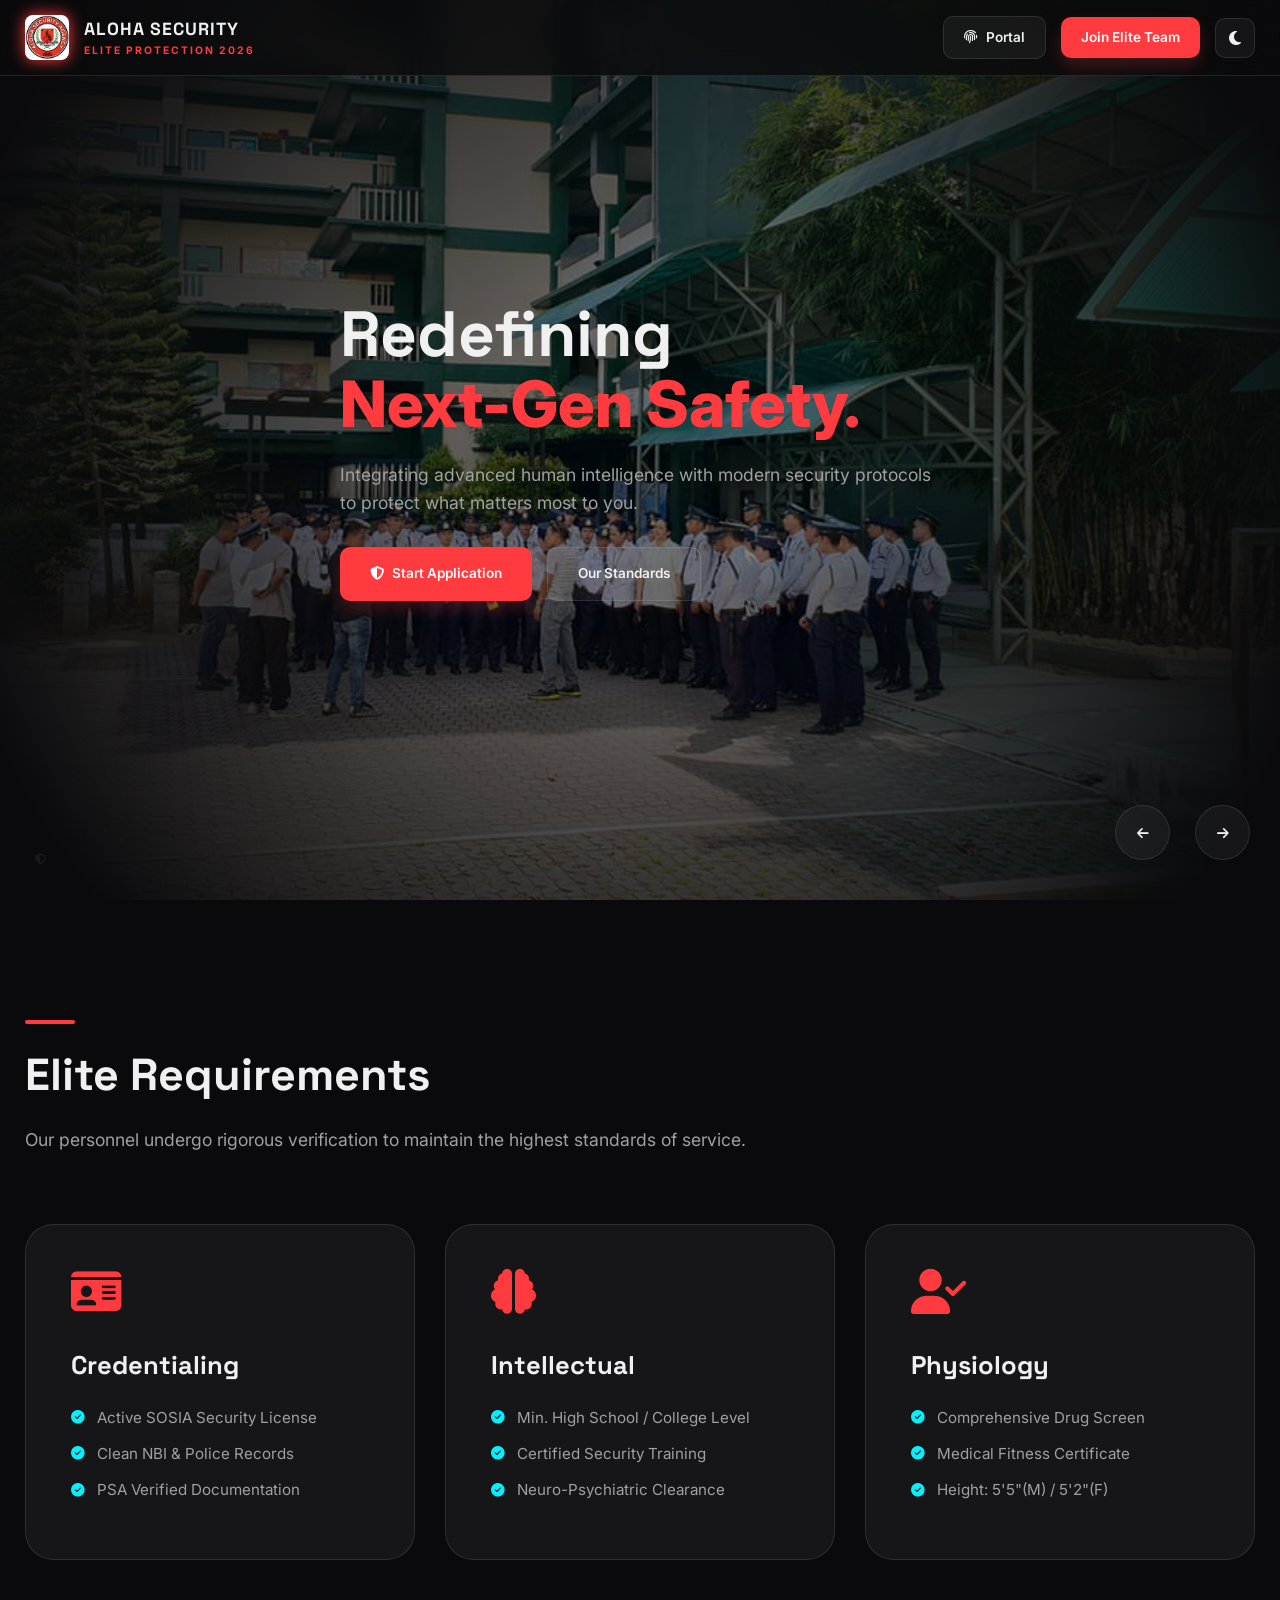
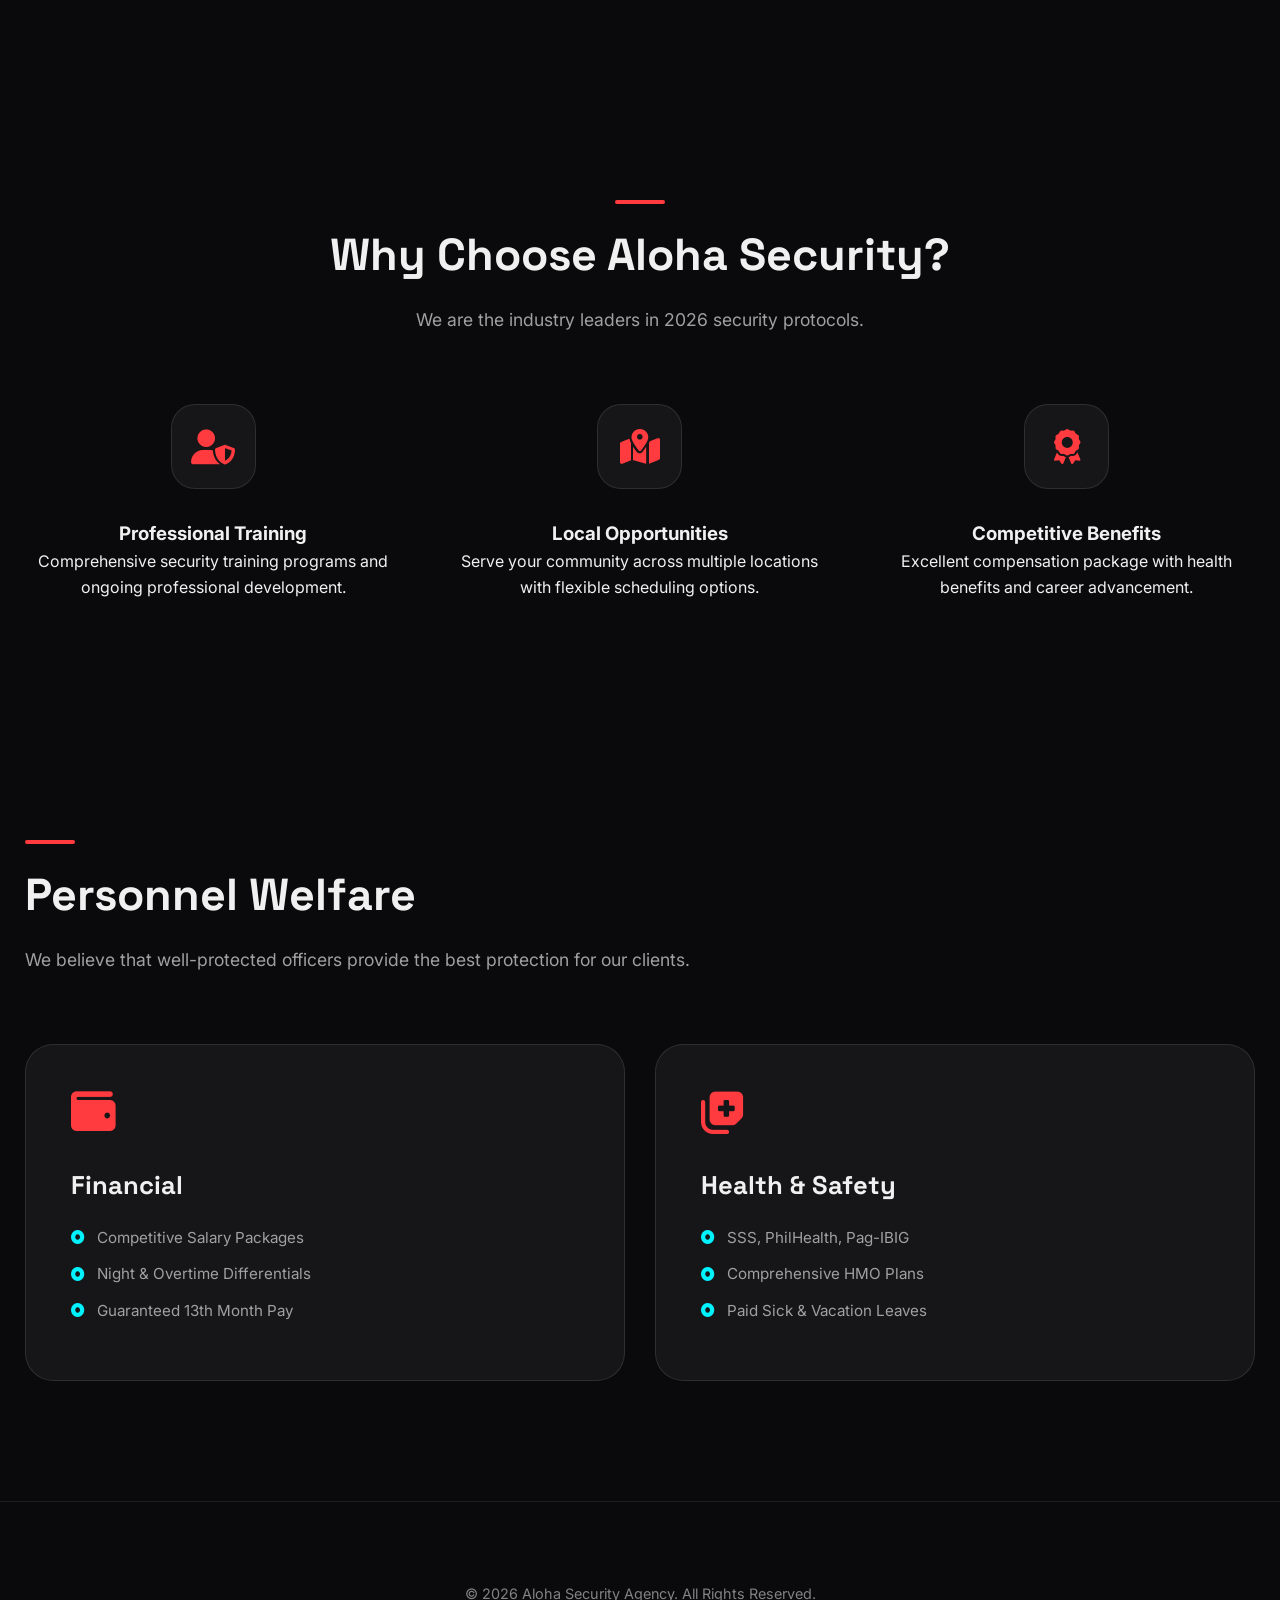
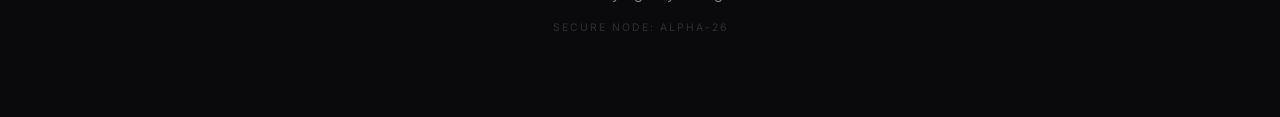
<file: index.html>
<!DOCTYPE html>
<html lang="en">
<head>
    <meta charset="UTF-8">
    <meta name="viewport" content="width=device-width, initial-scale=1.0">
    <title>Aloha Security Agency | Elite 2026 Protection</title>
    <!-- Modern Tech Fonts -->
    <link href="https://fonts.googleapis.com/css2?family=Inter:wght@300;400;600;800&family=Space+Grotesk:wght@300;500;700&display=swap" rel="stylesheet">
    <link rel="stylesheet" href="https://cdnjs.cloudflare.com/ajax/libs/font-awesome/6.4.0/css/all.min.css">
    
    <style>
        /* --- 2026 GLOBAL DESIGN SYSTEM --- */
        :root {
            /* Default Dark Mode (Cyber Aesthetic) */
            --primary: #FF3B3F; 
            --accent: #00F2FF;
            --bg-dark: #0a0a0c;
            --header-bg: rgba(10, 10, 12, 0.8);
            --glass: rgba(255, 255, 255, 0.05);
            --glass-border: rgba(255, 255, 255, 0.1);
            --text-main: #f0f0f0;
            --text-dim: #a0a0a0;
            --card-hover: rgba(255, 255, 255, 0.05);
            --hero-overlay: radial-gradient(circle at center, transparent 20%, #0a0a0c 90%);
            --transition: all 0.4s cubic-bezier(0.16, 1, 0.3, 1);
        }

        /* --- WARM LIGHT MODE (Soft Aesthetic) --- */
        [data-theme="light"] {
            --bg-dark: #fcfaf7; /* Warm Cream White */
            --header-bg: rgba(252, 250, 247, 0.85);
            --glass: rgba(139, 69, 19, 0.05); /* Soft Amber Glass */
            --glass-border: rgba(139, 69, 19, 0.1);
            --text-main: #2c2c2e; /* Dark Charcoal */
            --text-dim: #5a5a5c;
            --card-hover: rgba(139, 69, 19, 0.03);
            --hero-overlay: linear-gradient(to bottom, rgba(252, 250, 247, 0.4), rgba(252, 250, 247, 0.95));
        }

        * { margin: 0; padding: 0; box-sizing: border-box; font-family: 'Inter', sans-serif; }

        body {
            background-color: var(--bg-dark);
            color: var(--text-main);
            overflow-x: hidden;
            line-height: 1.6;
            transition: background-color 0.5s ease, color 0.5s ease;
        }

        .container { max-width: 1300px; margin: 0 auto; padding: 0 25px; }

        /* --- LOADING SCREEN --- */
        #loading-screen {
            position: fixed; inset: 0; background: #000; z-index: 9999;
            display: flex; justify-content: center; align-items: center;
            transition: opacity 0.8s ease;
        }
        .spinner {
            width: 60px; height: 60px; border: 3px solid transparent;
            border-top-color: var(--primary); border-radius: 50%;
            animation: spin 1s infinite linear;
        }
        @keyframes spin { to { transform: rotate(360deg); } }

        /* --- HEADER & NAVIGATION --- */
        header {
            position: fixed; top: 0; width: 100%; z-index: 1000;
            background: var(--header-bg); backdrop-filter: blur(15px);
            border-bottom: 1px solid var(--glass-border); padding: 15px 0;
            transition: var(--transition);
        }
        header .container { display: flex; justify-content: space-between; align-items: center; }

        .logo { display: flex; align-items: center; gap: 15px; }
        .logo img { height: 45px; filter: drop-shadow(0 0 8px var(--primary)); border-radius: 8px; }
        .logo-text h1 { font-family: 'Space Grotesk', sans-serif; font-size: 1.1rem; text-transform: uppercase; color: var(--text-main); letter-spacing: 1px; }
        .logo-text p { font-size: 0.65rem; color: var(--primary); font-weight: 700; letter-spacing: 2px; }

        nav { display: flex; align-items: center; gap: 15px; }

        .btn {
            padding: 10px 20px; border-radius: 10px; text-decoration: none;
            font-weight: 600; font-size: 0.85rem; transition: var(--transition);
            display: flex; align-items: center; gap: 8px; cursor: pointer; border: none;
        }
        .btn-primary { background: var(--primary); color: white; box-shadow: 0 8px 15px rgba(255, 59, 63, 0.2); }
        .btn-secondary { background: var(--glass); color: var(--text-main); border: 1px solid var(--glass-border); }
        
        /* --- THEME TOGGLE (Dulo ng Nav) --- */
        .theme-toggle {
            background: var(--glass);
            border: 1px solid var(--glass-border);
            color: var(--text-main);
            width: 40px; height: 40px; border-radius: 10px;
            cursor: pointer; display: flex; align-items: center; justify-content: center;
            font-size: 1rem; transition: var(--transition);
        }
        .theme-toggle:hover { border-color: var(--primary); transform: scale(1.05); }

        /* Ghost Admin Trigger */
        .admin-discreet-trigger {
            position: fixed; bottom: 25px; left: 25px; z-index: 998;
            opacity: 0.1; transition: var(--transition);
        }
        .admin-discreet-trigger:hover { opacity: 0.8; transform: rotate(90deg); }
        .btn-ghost-admin {
            background: none; border: 1px solid var(--glass-border); color: var(--text-dim);
            width: 30px; height: 30px; border-radius: 5px; cursor: pointer; display: flex;
            align-items: center; justify-content: center; font-size: 0.7rem;
        }

        .btn:hover { transform: translateY(-2px); filter: brightness(1.1); }
        .btn:disabled { opacity: 0.5; cursor: not-allowed; transform: none; }

        /* --- HERO SLIDER --- */
        .hero { position: relative; height: 100vh; display: flex; align-items: center; overflow: hidden; background: #000; }
        .hero-slides { position: absolute; inset: 0; z-index: 1; }
        .slide {
            position: absolute; inset: 0; background-size: cover; background-position: center;
            opacity: 0; transform: scale(1.05); transition: opacity 1.5s ease, transform 6s linear;
        }
        .slide.active { opacity: 0.5; transform: scale(1); }
        
        /* Warm Overlay for Light Mode Hero */
        [data-theme="light"] .slide.active { opacity: 0.35; filter: sepia(20%); }

        .hero-overlay { position: absolute; inset: 0; background: var(--hero-overlay); z-index: 2; transition: background 0.5s ease; }
        .hero-content { position: relative; z-index: 3; max-width: 850px; }
        .hero-content h2 { font-family: 'Space Grotesk', sans-serif; font-size: clamp(2rem, 7vw, 4rem); margin-bottom: 20px; font-weight: 800; line-height: 1.1; }
        .hero-content p { font-size: 1.1rem; color: var(--text-dim); margin-bottom: 30px; max-width: 600px; }

        .slider-btn {
            position: absolute; bottom: 40px; z-index: 10;
            background: var(--glass); border: 1px solid var(--glass-border);
            color: var(--text-main); width: 55px; height: 55px; border-radius: 50%; cursor: pointer;
            backdrop-filter: blur(10px);
        }
        .prev-btn { right: 110px; } .next-btn { right: 30px; }

        /* --- SECTION STYLING --- */
        .section-padding { padding: 120px 0; }
        .section-title { margin-bottom: 70px; }
        .title-accent { width: 50px; height: 4px; background: var(--primary); margin-bottom: 15px; border-radius: 10px; }
        .section-title h2 { font-family: 'Space Grotesk', sans-serif; font-size: 2.8rem; margin-bottom: 15px; }
        .section-title p { color: var(--text-dim); font-size: 1.1rem; }

        /* --- BENTO GRID CARDS --- */
        .info-grid { display: grid; grid-template-columns: repeat(auto-fit, minmax(320px, 1fr)); gap: 30px; }
        .info-card {
            background: var(--glass); padding: 45px; border-radius: 28px;
            border: 1px solid var(--glass-border); transition: var(--transition);
        }
        .info-card:hover { border-color: var(--primary); background: var(--card-hover); transform: translateY(-10px); }
        .info-card i { font-size: 2.8rem; color: var(--primary); margin-bottom: 30px; display: block; }
        .info-card h3 { margin-bottom: 20px; font-family: 'Space Grotesk'; font-size: 1.6rem; }
        .info-card ul { list-style: none; }
        .info-card li { color: var(--text-dim); margin-bottom: 12px; display: flex; align-items: center; gap: 12px; font-size: 0.95rem; }
        .info-card li i { font-size: 0.85rem; color: var(--accent); margin: 0; display: inline; }

        /* --- WHY CHOOSE US --- */
        .why-choose-us { background: var(--bg-dark); padding: 120px 0; position: relative; transition: background-color 0.5s ease; }
        .features { display: grid; grid-template-columns: repeat(auto-fit, minmax(300px, 1fr)); gap: 50px; }
        .feature-item { text-align: center; }
        .feature-item .icon { 
            width: 85px; height: 85px; background: var(--glass); border-radius: 24px;
            display: flex; align-items: center; justify-content: center; margin: 0 auto 30px;
            font-size: 2.2rem; color: var(--primary); border: 1px solid var(--glass-border);
            transition: var(--transition);
        }
        .feature-item:hover .icon { background: var(--primary); color: white; transform: rotate(10deg); }

        /* --- ADMIN MODAL --- */
        .modal-overlay {
            position: fixed; inset: 0; background: rgba(0,0,0,0.92); backdrop-filter: blur(15px);
            z-index: 2000; display: none; align-items: center; justify-content: center;
        }
        .modal-content {
            background: #121214; padding: 50px; border-radius: 32px; width: 100%; max-width: 420px;
            border: 1px solid var(--glass-border); text-align: center; color: white;
            box-shadow: 0 25px 50px rgba(0,0,0,0.5);
            transform: scale(0.9); transition: 0.3s;
        }
        .modal-overlay.active { display: flex; }
        .modal-overlay.active .modal-content { transform: scale(1); }
        
        .modal-input {
            width: 100%; padding: 18px; background: rgba(255,255,255,0.05); border: 1px solid var(--glass-border);
            border-radius: 15px; color: white; font-size: 1.1rem; margin-bottom: 25px; outline: none;
            text-align: center; letter-spacing: 6px; transition: 0.3s;
        }
        .modal-input:focus { border-color: var(--primary); background: rgba(255,255,255,0.08); }

        /* --- FOOTER --- */
        footer { padding: 80px 0; border-top: 1px solid var(--glass-border); text-align: center; opacity: 0.8; }
        footer p { font-size: 0.9rem; color: var(--text-dim); }

        /* --- ANIMATIONS --- */
        [data-aos] { opacity: 0; transform: translateY(30px); transition: 0.8s cubic-bezier(0.16, 1, 0.3, 1); }
        .aos-animate { opacity: 1; transform: translateY(0); }

        @keyframes shake {
            0%, 100% { transform: translateX(0); }
            20% { transform: translateX(-8px); }
            40% { transform: translateX(8px); }
            60% { transform: translateX(-8px); }
            80% { transform: translateX(8px); }
        }

        @media (max-width: 768px) {
            header .container { flex-direction: column; gap: 15px; }
            nav { width: 100%; justify-content: center; }
            .hero-content h2 { font-size: 2.5rem; }
            .slider-btn { bottom: 20px; width: 45px; height: 45px; }
            .prev-btn { right: 80px; }
        }
    </style>
</head>
<body>

    <!-- PRELOADER -->
    <div id="loading-screen">
        <div class="spinner"></div>
    </div>

    <!-- ADMIN MODAL -->
    <div class="modal-overlay" id="adminModal">
        <div class="modal-content">
            <i class="fas fa-fingerprint" id="modal-icon" style="font-size: 3.5rem; color: var(--primary); margin-bottom: 25px;"></i>
            <h3 style="font-family: 'Space Grotesk'; font-size: 1.8rem; margin-bottom: 10px;">Security Override</h3>
            <p id="modal-instruction" style="font-size: 0.95rem; color: #888; margin-bottom: 30px;">Authorized Access Only</p>
            
            <input type="password" id="adminPass" class="modal-input" placeholder="••••••">
            
            <div id="modal-error" style="color: var(--primary); font-size: 0.85rem; margin-bottom: 20px; display: none; font-weight: 600;"></div>
            
            <div style="display: flex; flex-direction: column; gap: 12px;">
                <button id="authBtn" onclick="verifyAdmin()" class="btn btn-primary" style="width: 100%; justify-content: center; padding: 15px;">Authenticate Node</button>
                <button onclick="closeModal()" style="background:none; border:none; color: #555; cursor:pointer; font-size: 0.85rem;">Abort Connection</button>
            </div>
        </div>
    </div>

    <!-- GHOST ADMIN TRIGGER -->
    <div class="admin-discreet-trigger">
        <button onclick="openModal()" class="btn-ghost-admin">
            <i class="fas fa-shield-halved"></i>
        </button>
    </div>

    <header>
        <div class="container">
            <div class="logo">
                <img src="Resources/logo.jpg" alt="Logo">
                <div class="logo-text">
                    <h1>Aloha Security</h1>
                    <p>ELITE PROTECTION 2026</p>
                </div>
            </div>
            <nav>
                <a href="applicant-portal.html" class="btn btn-secondary"><i class="fas fa-fingerprint"></i> Portal</a>
                <a href="application.html" class="btn btn-primary">Join Elite Team</a>
                <button class="theme-toggle" id="themeToggle">
                    <i class="fas fa-moon" id="themeIcon"></i>
                </button>
            </nav>
        </div>
    </header>

    <main>
        <!-- HERO SECTION -->
        <section class="hero">
            <div class="hero-slides">
                <div class="slide active" style="background-image: url('Resources/1.jpg');"></div>
                <div class="slide" style="background-image: url('Resources/2.jpg');"></div>
                <div class="slide" style="background-image: url('Resources/3.jpg');"></div>
            </div>
            <div class="hero-overlay"></div>
            <div class="container hero-content">
                <h2 data-aos>Redefining <br><span style="color: var(--primary);">Next-Gen Safety.</span></h2>
                <p data-aos>Integrating advanced human intelligence with modern security protocols to protect what matters most to you.</p>
                <div style="display: flex; gap: 15px;" data-aos>
                    <a href="application.html" class="btn btn-primary" style="padding: 15px 30px;"><i class="fas fa-shield-halved"></i> Start Application</a>
                    <a href="#requirements" class="btn btn-secondary" style="padding: 15px 30px;">Our Standards</a>
                </div>
            </div>
            <button class="slider-btn prev-btn" id="prevBtn"><i class="fas fa-arrow-left"></i></button>
            <button class="slider-btn next-btn" id="nextBtn"><i class="fas fa-arrow-right"></i></button>
        </section>

        <!-- REQUIREMENTS SECTION -->
        <section class="section-padding" id="requirements">
            <div class="container">
                <div class="section-title" data-aos>
                    <div class="title-accent"></div>
                    <h2>Elite Requirements</h2>
                    <p>Our personnel undergo rigorous verification to maintain the highest standards of service.</p>
                </div>
                <div class="info-grid">
                    <div class="info-card" data-aos>
                        <i class="fas fa-id-card"></i>
                        <h3>Credentialing</h3>
                        <ul>
                            <li><i class="fas fa-check-circle"></i> Active SOSIA Security License</li>
                            <li><i class="fas fa-check-circle"></i> Clean NBI & Police Records</li>
                            <li><i class="fas fa-check-circle"></i> PSA Verified Documentation</li>
                        </ul>
                    </div>
                    <div class="info-card" data-aos>
                        <i class="fas fa-brain"></i>
                        <h3>Intellectual</h3>
                        <ul>
                            <li><i class="fas fa-check-circle"></i> Min. High School / College Level</li>
                            <li><i class="fas fa-check-circle"></i> Certified Security Training</li>
                            <li><i class="fas fa-check-circle"></i> Neuro-Psychiatric Clearance</li>
                        </ul>
                    </div>
                    <div class="info-card" data-aos>
                        <i class="fas fa-user-check"></i>
                        <h3>Physiology</h3>
                        <ul>
                            <li><i class="fas fa-check-circle"></i> Comprehensive Drug Screen</li>
                            <li><i class="fas fa-check-circle"></i> Medical Fitness Certificate</li>
                            <li><i class="fas fa-check-circle"></i> Height: 5'5"(M) / 5'2"(F)</li>
                        </ul>
                    </div>
                </div>
            </div>
        </section>

        <!-- WHY CHOOSE ALOHA - THE ALOHA ADVANTAGE -->
        <section class="why-choose-us" id="why">
            <div class="container">
                <div class="section-title" style="text-align: center;" data-aos>
                    <div class="title-accent" style="margin: 0 auto 15px;"></div>
                    <h2>Why Choose Aloha Security?</h2>
                    <p>We are the industry leaders in 2026 security protocols.</p>
                </div>
                <div class="features">
                    <div class="feature-item" data-aos>
                        <div class="icon"><i class="fas fa-user-shield"></i></div>
                        <h3>Professional Training</h3>
                        <p>Comprehensive security training programs and ongoing professional development.</p>
                    </div>
                    <div class="feature-item" data-aos>
                        <div class="icon"><i class="fas fa-map-location-dot"></i></div>
                        <h3>Local Opportunities</h3>
                        <p>Serve your community across multiple locations with flexible scheduling options.</p>
                    </div>
                    <div class="feature-item" data-aos>
                        <div class="icon"><i class="fas fa-award"></i></div>
                        <h3>Competitive Benefits</h3>
                        <p>Excellent compensation package with health benefits and career advancement.</p>
                    </div>
                </div>
            </div>
        </section>

        <!-- BENEFITS SECTION -->
        <section class="section-padding">
            <div class="container">
                <div class="section-title" data-aos>
                    <div class="title-accent"></div>
                    <h2>Personnel Welfare</h2>
                    <p>We believe that well-protected officers provide the best protection for our clients.</p>
                </div>
                <div class="info-grid">
                    <div class="info-card" data-aos>
                        <i class="fas fa-wallet"></i>
                        <h3>Financial</h3>
                        <ul>
                            <li><i class="fas fa-circle-dot"></i> Competitive Salary Packages</li>
                            <li><i class="fas fa-circle-dot"></i> Night & Overtime Differentials</li>
                            <li><i class="fas fa-circle-dot"></i> Guaranteed 13th Month Pay</li>
                        </ul>
                    </div>
                    <div class="info-card" data-aos>
                        <i class="fas fa-notes-medical"></i>
                        <h3>Health & Safety</h3>
                        <ul>
                            <li><i class="fas fa-circle-dot"></i> SSS, PhilHealth, Pag-IBIG</li>
                            <li><i class="fas fa-circle-dot"></i> Comprehensive HMO Plans</li>
                            <li><i class="fas fa-circle-dot"></i> Paid Sick & Vacation Leaves</li>
                        </ul>
                    </div>
                </div>
            </div>
        </section>
    </main>
    
    <footer>
        <div class="container">
            <p>&copy; 2026 Aloha Security Agency. All Rights Reserved.</p>
            <p style="font-size: 0.65rem; margin-top: 15px; opacity: 0.3; letter-spacing: 2px;">SECURE NODE: ALPHA-26</p>
        </div>
    </footer>

    <script>
        // --- THEME ENGINE ---
        const themeToggle = document.getElementById('themeToggle');
        const themeIcon = document.getElementById('themeIcon');
        
        const currentTheme = localStorage.getItem('theme') || 'dark';
        document.body.setAttribute('data-theme', currentTheme);
        updateIcon(currentTheme);

        themeToggle.addEventListener('click', () => {
            let theme = document.body.getAttribute('data-theme');
            let newTheme = (theme === 'dark') ? 'light' : 'dark';
            document.body.setAttribute('data-theme', newTheme);
            localStorage.setItem('theme', newTheme);
            updateIcon(newTheme);
        });

        function updateIcon(theme) {
            themeIcon.className = (theme === 'light') ? 'fas fa-sun' : 'fas fa-moon';
        }

        // --- AUTHENTICATION & PERSISTENCE ---
        const LOCK_TIME_KEY = "node_lock_until";
        const ATTEMPTS_KEY = "node_attempts";
        const LOCK_DURATION = 5 * 60 * 1000;

        let attempts = parseInt(localStorage.getItem(ATTEMPTS_KEY)) || 0;
        let isLocked = false;
        let lockTimerInterval = null;

        window.addEventListener('load', () => {
            document.getElementById('loading-screen').style.opacity = '0';
            setTimeout(() => document.getElementById('loading-screen').style.display = 'none', 600);
            triggerAOS();
            checkLockStatus();
        });

        const modal = document.getElementById('adminModal');
        const passInput = document.getElementById('adminPass');
        const errorMsg = document.getElementById('modal-error');
        const authBtn = document.getElementById('authBtn');
        const modalIcon = document.getElementById('modal-icon');

        function openModal() {
            modal.classList.add('active');
            if(!isLocked) passInput.focus();
        }

        function closeModal() {
            modal.classList.remove('active');
            if(!isLocked) {
                passInput.value = '';
                errorMsg.style.display = 'none';
            }
        }

        function verifyAdmin() {
            if (isLocked) return;
            const password = passInput.value;

            if (password === "admin!") {
                localStorage.removeItem(ATTEMPTS_KEY);
                localStorage.removeItem(LOCK_TIME_KEY);
                window.location.href = "AdminLogin.html";
            } else {
                attempts++;
                localStorage.setItem(ATTEMPTS_KEY, attempts);
                errorMsg.style.display = 'block';
                
                if (attempts >= 5) {
                    const lockUntil = Date.now() + LOCK_DURATION;
                    localStorage.setItem(LOCK_TIME_KEY, lockUntil);
                    startLockout(lockUntil);
                } else {
                    errorMsg.innerText = `ACCESS DENIED. Attempt ${attempts}/5.`;
                    passInput.value = '';
                    modal.querySelector('.modal-content').style.animation = 'shake 0.4s';
                    setTimeout(() => modal.querySelector('.modal-content').style.animation = '', 400);
                }
            }
        }

        function checkLockStatus() {
            const lockUntil = localStorage.getItem(LOCK_TIME_KEY);
            if (lockUntil && Date.now() < lockUntil) {
                startLockout(parseInt(lockUntil));
            } else if (lockUntil && Date.now() >= lockUntil) {
                unlockSystem();
            }
        }

        function startLockout(lockUntil) {
            isLocked = true;
            passInput.disabled = true;
            authBtn.disabled = true;
            modalIcon.style.color = '#222';
            errorMsg.style.display = 'block';

            if (lockTimerInterval) clearInterval(lockTimerInterval);

            lockTimerInterval = setInterval(() => {
                const now = Date.now();
                const timeLeft = lockUntil - now;

                if (timeLeft <= 0) {
                    clearInterval(lockTimerInterval);
                    unlockSystem();
                } else {
                    const m = Math.floor(timeLeft / 60000);
                    const s = Math.floor((timeLeft % 60000) / 1000);
                    errorMsg.innerText = `PROTOCOL LOCK: Try in ${m}:${s < 10 ? '0' + s : s}`;
                }
            }, 1000);
        }

        function unlockSystem() {
            isLocked = false;
            attempts = 0;
            localStorage.removeItem(ATTEMPTS_KEY);
            localStorage.removeItem(LOCK_TIME_KEY);
            passInput.disabled = false;
            authBtn.disabled = false;
            modalIcon.style.color = 'var(--primary)';
            errorMsg.style.display = 'none';
            if (lockTimerInterval) clearInterval(lockTimerInterval);
        }

        // --- SLIDER ---
        let currentSlide = 0;
        const slides = document.querySelectorAll('.slide');
        function showSlide(index) {
            slides.forEach(s => s.classList.remove('active'));
            slides[index].classList.add('active');
        }
        document.getElementById('nextBtn').addEventListener('click', () => {
            currentSlide = (currentSlide + 1) % slides.length;
            showSlide(currentSlide);
        });
        document.getElementById('prevBtn').addEventListener('click', () => {
            currentSlide = (currentSlide - 1 + slides.length) % slides.length;
            showSlide(currentSlide);
        });
        setInterval(() => {
            currentSlide = (currentSlide + 1) % slides.length;
            showSlide(currentSlide);
        }, 6000);

        // --- AOS ---
        function triggerAOS() {
            const elements = document.querySelectorAll('[data-aos]');
            elements.forEach(el => {
                const rect = el.getBoundingClientRect();
                if (rect.top < window.innerHeight - 50) el.classList.add('aos-animate');
            });
        }
        window.addEventListener('scroll', triggerAOS);
        passInput.addEventListener('keypress', (e) => { if (e.key === 'Enter') verifyAdmin(); });
    </script>
</body>
</html>
</file>
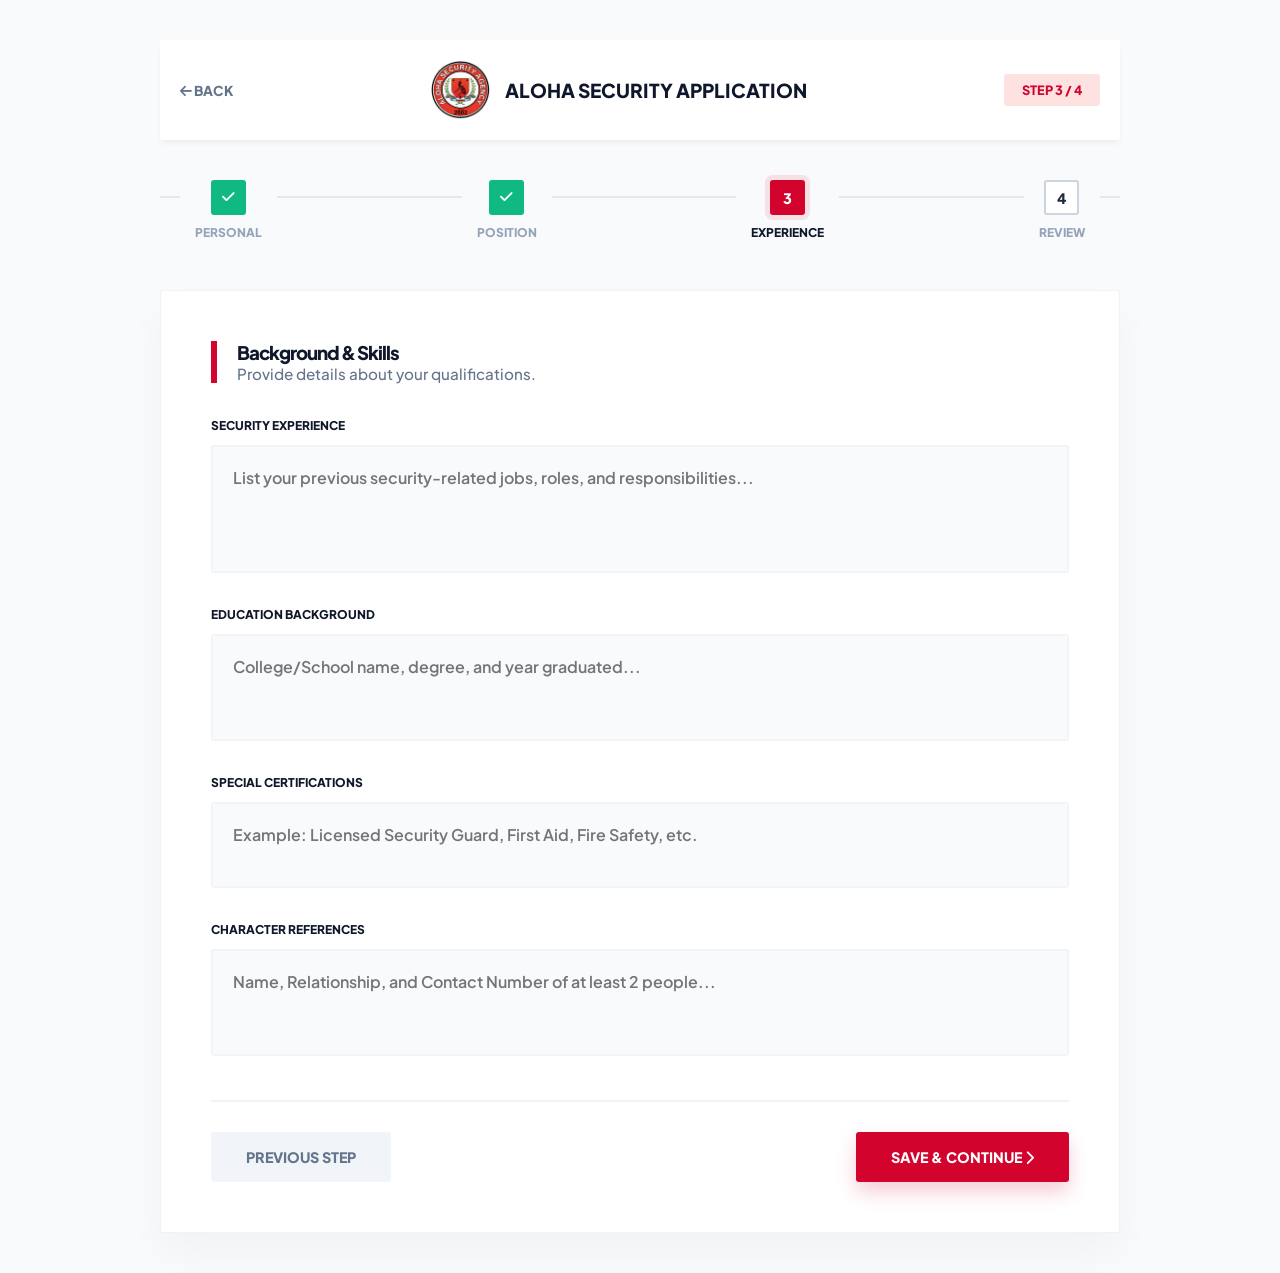
<file: application3.html>
<!DOCTYPE html>
<html lang="en">
<head>
    <meta charset="UTF-8">
    <meta name="viewport" content="width=device-width, initial-scale=1.0">
    <title>Step 3: Experience | ALOHA Security Application</title>
    <link rel="preconnect" href="https://fonts.googleapis.com">
    <link href="https://fonts.googleapis.com/css2?family=Plus+Jakarta+Sans:wght@300;400;600;700;800&display=swap" rel="stylesheet">
    <link rel="stylesheet" href="https://cdnjs.cloudflare.com/ajax/libs/font-awesome/6.4.0/css/all.min.css">
    <style>
        :root { --primary-red: #D2042D; --navy: #0f172a; --bg: #f8fafc; --text: #1e293b; --radius: 3px; }
        * { box-sizing: border-box; margin: 0; padding: 0; font-family: 'Plus Jakarta Sans', sans-serif; }
        body { background-color: var(--bg); color: var(--text); min-height: 100vh; display: flex; flex-direction: column; }
        .app-container { width: 100%; max-width: 1000px; margin: 0 auto; padding: 40px 20px; flex: 1; }
        header { display: flex; justify-content: space-between; align-items: center; margin-bottom: 40px; background: white; padding: 20px; border-radius: var(--radius); box-shadow: 0 4px 6px -1px rgba(0,0,0,0.05); }
        .logo-box { display: flex; align-items: center; gap: 15px; }
        .logo-box img { height: 60px; border-radius: var(--radius); }
        .logo-box h5 { font-weight: 800; font-size: 1.2rem; color: var(--navy); }
        .step-tag { font-weight: 800; color: var(--primary-red); background: #fee2e2; padding: 8px 18px; border-radius: var(--radius); font-size: 0.8rem; }
        
        .progress-nav { display: flex; justify-content: space-between; margin-bottom: 50px; position: relative; padding: 0 20px; }
        .progress-nav::before { content: ""; position: absolute; top: 16px; left: 0; width: 100%; height: 2px; background: #e2e8f0; z-index: 1; }
        .step-item { position: relative; z-index: 2; background: var(--bg); padding: 0 15px; text-align: center; }
        .dot { width: 35px; height: 35px; background: white; border: 2px solid #cbd5e1; display: flex; align-items: center; justify-content: center; margin: 0 auto 10px; border-radius: var(--radius); font-weight: 800; font-size: 0.9rem; }
        .step-item.complete .dot { background: #10b981; border-color: #10b981; color: white; }
        .step-item.active .dot { background: var(--primary-red); border-color: var(--primary-red); color: white; box-shadow: 0 0 0 5px rgba(210, 4, 45, 0.1); }
        .label { font-size: 0.75rem; font-weight: 800; color: #94a3b8; text-transform: uppercase; }
        .step-item.active .label { color: var(--navy); }

        .form-card { background: white; padding: 50px; border-radius: var(--radius); box-shadow: 0 20px 40px rgba(0,0,0,0.03); border: 1px solid rgba(0,0,0,0.05); }
        .section-header { margin-bottom: 35px; border-left: 6px solid var(--primary-red); padding-left: 20px; }
        .section-header h3 { font-weight: 800; color: var(--navy); letter-spacing: -1px; }
        .group { margin-bottom: 30px; }
        label { display: block; font-weight: 800; font-size: 0.75rem; margin-bottom: 12px; color: var(--navy); text-transform: uppercase; }
        textarea { width: 100%; padding: 20px; border: 2px solid #f1f5f9; background: #f8fafc; border-radius: var(--radius); font-weight: 600; outline: none; transition: 0.3s; resize: none; font-size: 1rem; }
        textarea:focus { border-color: var(--primary-red); background: white; }
        
        .footer { display: flex; justify-content: space-between; margin-top: 40px; padding-top: 30px; border-top: 2px solid #f1f5f9; }
        .btn { padding: 16px 35px; font-weight: 800; border: none; border-radius: var(--radius); cursor: pointer; transition: 0.3s; text-transform: uppercase; font-size: 0.9rem; }
        .btn-next { background: var(--primary-red); color: white; box-shadow: 0 10px 20px rgba(210, 4, 45, 0.2); }
        .btn-prev { background: #f1f5f9; color: #64748b; text-decoration: none; display: flex; align-items: center; justify-content: center; }
    </style>
</head>
<body>
    <div class="app-container">
        <header>
            <a href="application2.html" style="text-decoration:none; color:#64748b; font-weight:800; font-size:0.85rem;"><i class="fas fa-arrow-left"></i> BACK</a>
            <div class="logo-box"><img src="Resources/logo.jpg" alt="Logo"><h5>ALOHA SECURITY APPLICATION</h5></div>
            <div class="step-tag">STEP 3 / 4</div>
        </header>

        <nav class="progress-nav">
            <div class="step-item complete"><div class="dot"><i class="fas fa-check"></i></div><div class="label">Personal</div></div>
            <div class="step-item complete"><div class="dot"><i class="fas fa-check"></i></div><div class="label">Position</div></div>
            <div class="step-item active"><div class="dot">3</div><div class="label">Experience</div></div>
            <div class="step-item"><div class="dot">4</div><div class="label">Review</div></div>
        </nav>

        <main class="form-card">
            <div class="section-header"><h3>Background & Skills</h3><p style="color:#64748b; font-size:0.95rem; font-weight: 500;">Provide details about your qualifications.</p></div>
            <form id="step3-form">
                <div class="group"><label>Security Experience</label><textarea id="security-experience" rows="4" placeholder="List your previous security-related jobs, roles, and responsibilities..."></textarea></div>
                <div class="group"><label>Education Background</label><textarea id="education-background" rows="3" placeholder="College/School name, degree, and year graduated..."></textarea></div>
                <div class="group"><label>Special Certifications</label><textarea id="certifications" rows="2" placeholder="Example: Licensed Security Guard, First Aid, Fire Safety, etc."></textarea></div>
                <div class="group"><label>Character References</label><textarea id="references" rows="3" placeholder="Name, Relationship, and Contact Number of at least 2 people..."></textarea></div>
                <div class="footer">
                    <a href="application2.html" class="btn btn-prev">Previous Step</a>
                    <button type="submit" class="btn btn-next">Save & Continue <i class="fas fa-chevron-right"></i></button>
                </div>
            </form>
        </main>
    </div>

    <script>
        let applicationData = JSON.parse(localStorage.getItem('applicationData')) || {};
        const fields = ['security-experience','education-background','certifications','references'];
        fields.forEach(f => {
            const el = document.getElementById(f);
            if(el) el.value = applicationData[f.replace('-','_')] || '';
        });

        document.getElementById('step3-form').onsubmit = (e) => {
            e.preventDefault();
            fields.forEach(f => {
                applicationData[f.replace('-','_')] = document.getElementById(f).value;
            });
            localStorage.setItem('applicationData', JSON.stringify(applicationData));
            window.location.href = 'application4.html';
        };
    </script>
</body>
</html>
</file>
